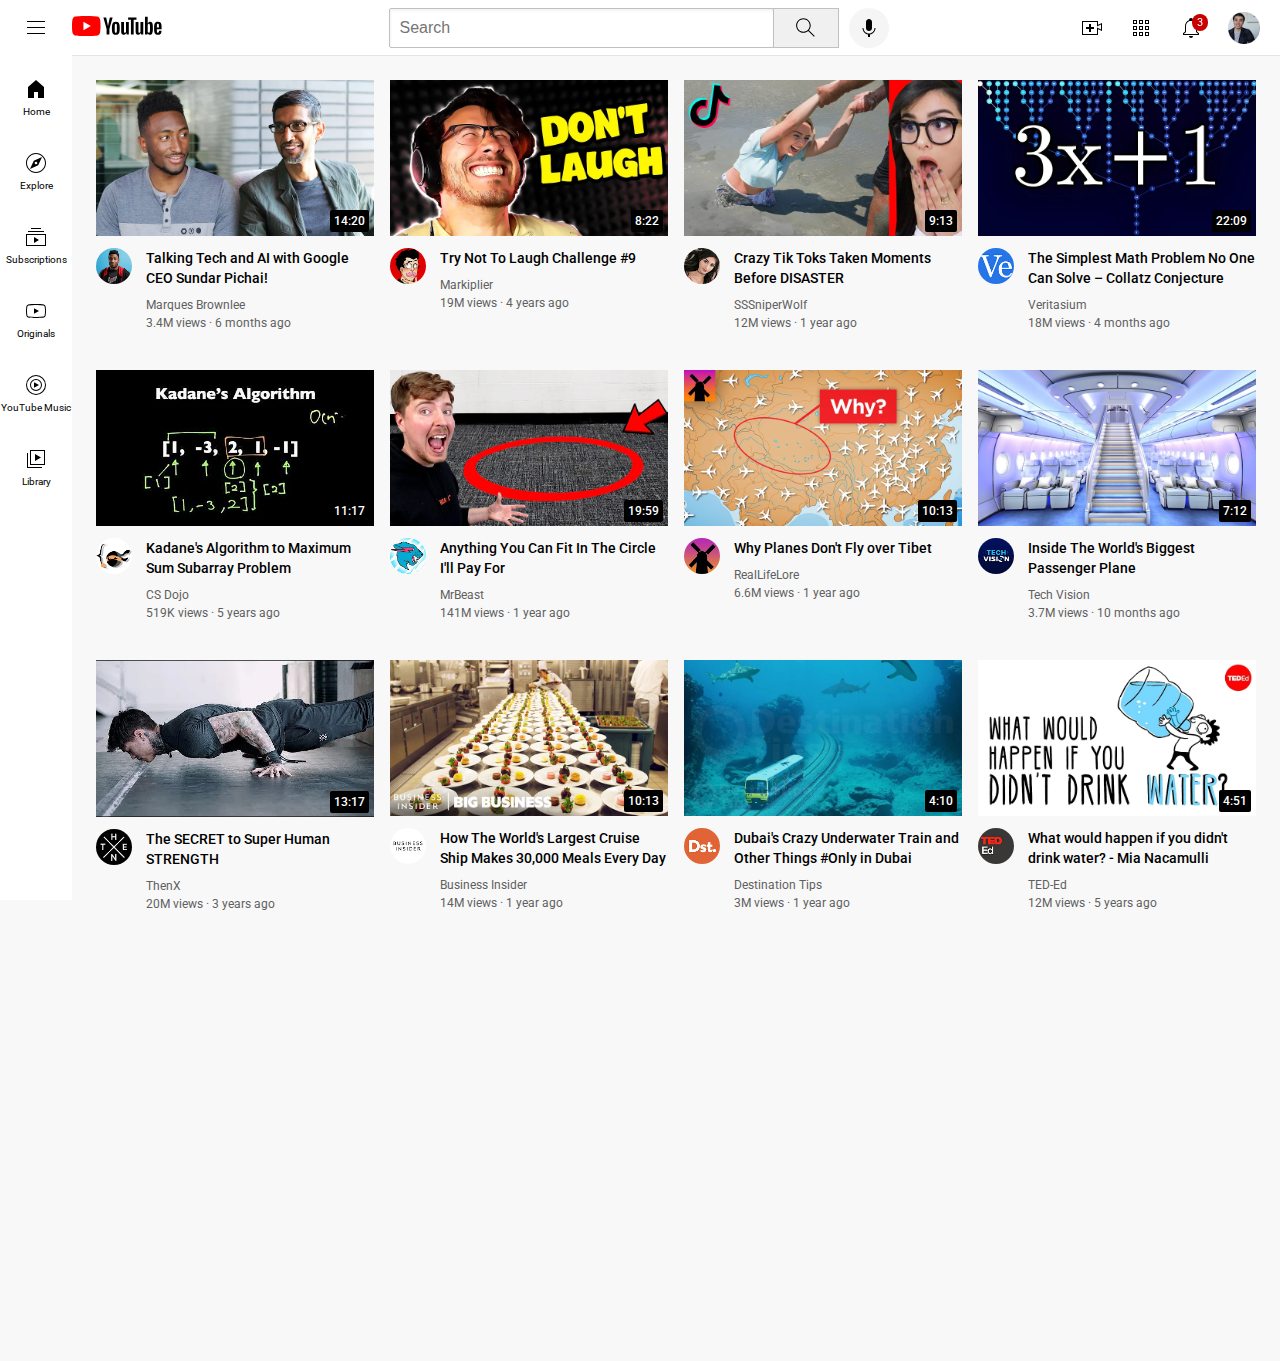
<file: index.html>
<!DOCTYPE html>
<html>
  <head>
    <title> Youtube.com Clone </title>

  <link rel="preconnect" href="https://fonts.googleapis.com">
  <link rel="preconnect" href="https://fonts.gstatic.com" crossorigin>
  <link href="https://fonts.googleapis.com/css2?family=Roboto:wght@400;500;700&display=swap" rel="stylesheet">
  
  <link rel="stylesheet" href="styles/general.css">
  <link rel="stylesheet" href="styles/video.css">
  <link rel="stylesheet" href="styles/header.css">
  <link rel="stylesheet" href="styles/sidebar.css">
</head>

<body>
    <header class="header">
     <div class="left-section">
      <img class="hamburger-menu" src="icons/hamburger-menu.svg">
      <div class="youtube-logo-link">
      <a href="https://www.youtube.com/" target="_blank">
        <img class="youtube-logo" src="icons/youtube-logo.svg">
      </a>
      </div>
     </div> 

     <div class="middle-section">
      <input class="search-bar" type="textbox" placeholder="Search">
      <button class="search-button">
        <img class="search-icon" src="icons/search.svg">
        <div class="tooltip">Search</div> 
      </button> 
      <!-- Put position absolute 
        inside position relative to create this tooltip-->
      <button class="voice-search-button">
        <img class="voice-search-icon" 
        src="icons/voice-search-icon.svg">
        <div class="tooltip">Search with your voice</div>
      </button>
     </div>

     <div class="right-section">
      <div class="upload-icon-container">
        <img class="upload-icon" src="icons/upload.svg">
        <div class="tooltip">Create</div>
      </div>
      <div class="youtube-apps-container">
      <img class="youtube-apps-icon" src="icons/youtube-apps.svg">
      <div class="tooltip">YouTube Apps</div>
      </div>
      <div class="notifications-icon-container">
        <img class="notifications-icon" src="icons/notifications.svg">
        <div class="notifications-count">3</div>
        <div class="tooltip">Notifications</div>
      </div>
      <img class="current-user-picture" src="channel-pictures/my-channel.jpeg">
    </div>
  </header>
     
    <nav class="sidebar"> 
      <div class="sidebar-link">
        <img src="icons/home.svg">
        <div>Home</div>
      </div>
      <div class="sidebar-link">
        <img src="icons/explore.svg">
        <div>Explore</div>
      </div>
      <div class="sidebar-link">
        <img src="icons/subscriptions.svg">
        <div>Subscriptions</div>
      </div>
      <div class="sidebar-link">
        <img src="icons/originals.svg">
        <div>Originals</div>
      </div>
      <div class="sidebar-link">
        <img src="icons/youtube-music.svg">
        <div>YouTube Music</div>
      </div>
      <div class="sidebar-link">
        <img src="icons/library.svg">
        <div>Library</div>
      </div>
    </nav>

<main>
  <section class="video-grid">
    <div class="video-preview">
    <div class="thumbnail-row">
      <a href="https://www.youtube.com/watch?v=n2RNcPRtAiY" target="_blank" class="video-title-link">
        <img class="thumbnail" src="thumbnails/thumbnail-1.webp">
      </a>
      <div class="video-time">14:20</div>
    </div>

    <div class="video-info-grid">
      <div class="channel-picture">
        <a href="https://www.youtube.com/c/mkbhd" target="_blank">
          <img class="profile-picture" src="channel-pictures/channel-1.jpeg">
        </a>
      </div>
      <div class="video-info">
        <a href="https://www.youtube.com/watch?v=n2RNcPRtAiY" target="_blank" class="video-title-link">
          <p class="video-title">
            Talking Tech and AI with Google CEO Sundar Pichai!
          </p>
        </a>

        <p class="video-author">
          Marques Brownlee
        </p>
        <p class="video-stats">
          3.4M views &#183; 6 months ago
        </p> 
      </div>
    </div>
    </div>
    <!-- first video-->

    <div class="video-preview">
    <div class="thumbnail-row">
      <a href="https://www.youtube.com/watch?v=mP0RAo9SKZk" target="_blank" class="video-title-link">
        <img class="thumbnail" src="thumbnails/thumbnail-2.webp">
      </a>
      <div class="video-time">8:22</div>
    </div>
    <div class="video-info-grid">
      <div class="channel-picture">
        <a href="https://www.youtube.com/c/markiplier" target="_blank">
          <img class="profile-picture" src="channel-pictures/channel-2.jpeg">
        </a>
      </div>
      <div class="video-info">
        <a href="https://www.youtube.com/watch?v=mP0RAo9SKZk" target="_blank" class="video-title-link">
          <p class="video-title">
            Try Not To Laugh Challenge &#35;9
          </p>
        </a>

        <p class="video-author">
          Markiplier
        </p>
        <p class="video-stats">
          19M views &#183; 4 years ago
        </p> 
      </div>
    </div>
    </div>
    <!-- 2nd video -->

    <div class="video-preview">
      <div class="thumbnail-row">
        <a href="https://www.youtube.com/watch?v=FgjPQQeTh1w" target="_blank" class="video-title-link">
          <img class="thumbnail" src="thumbnails/thumbnail-3.webp">
        </a>
        <div class="video-time">9:13</div>
      </div>
      
      <div class="video-info-grid">
        <div class="channel-picture">
          <a href="https://www.youtube.com/user/SSSniperWolf" target="_blank">
            <img class="profile-picture" src="channel-pictures/channel-3.jpeg">
          </a>
        </div>
        <div class="video-info">
          <a href="https://www.youtube.com/watch?v=FgjPQQeTh1w" target="_blank" class="video-title-link"> 
            <p class="video-title">
              Crazy Tik Toks Taken Moments Before DISASTER
            </p>
          </a>
          <p class="video-author">
            SSSniperWolf
          </p>
          <p class="video-stats">
            12M views &#183; 1 year ago
          </p> 
        </div>
      </div>
      </div>
      <!-- 3rd video -->
      
      <div class="video-preview">
      <div class="thumbnail-row">
        <a href="https://www.youtube.com/watch?v=094y1Z2wpJg" target="_blank" class="video-title-link">
          <img class="thumbnail" src="thumbnails/thumbnail-4.webp">
        </a>
        <div class="video-time">22:09</div>
      </div>
      <div class="video-info-grid">
        <div class="channel-picture">
          <a href="https://www.youtube.com/c/veritasium" target="_blank">
            <img class="profile-picture" src="channel-pictures/channel-4.jpeg">
          </a>
        </div>
        <div class="video-info">
          <a href="https://www.youtube.com/watch?v=094y1Z2wpJg" target="_blank" class="video-title-link">
            <p class="video-title">
              The Simplest Math Problem No One Can Solve &#8211; Collatz Conjecture
            </p>
          </a>
          
          <p class="video-author">
            Veritasium
          </p>
          <p class="video-stats">
            18M views &#183; 4 months ago
          </p> 
        </div>
      </div>
      </div>
<!-- 4th video-->

      <div class="video-preview">
        <div class="thumbnail-row">
          <a href="https://www.youtube.com/watch?v=86CQq3pKSUw" target="_blank" class="video-title-link">
            <img class="thumbnail" src="thumbnails/thumbnail-5.webp">
          </a>
          <div class="video-time">11:17</div>
        </div>
    
        <div class="video-info-grid">
          <div class="channel-picture">
            <a href="https://www.youtube.com/c/CSDojo" target="_blank">
              <img class="profile-picture" src="channel-pictures/channel-5.jpeg">
            </a>
          </div>
          <div class="video-info">
            <a href="https://www.youtube.com/watch?v=86CQq3pKSUw" target="_blank" class="video-title-link">
              <p class="video-title">
                Kadane's Algorithm to Maximum Sum Subarray Problem
              </p>
            </a>
            <p class="video-author">
              CS Dojo
            </p>
            <p class="video-stats">
              519K views &#183; 5 years ago
            </p> 
          </div>
        </div>
        </div>
        <!-- 5th video -->
        
        <div class="video-preview">
        <div class="thumbnail-row">
          <a href="https://www.youtube.com/watch?v=yXWw0_UfSFg" target="_blank" class="video-title-link">
            <img class="thumbnail" src="thumbnails/thumbnail-6.webp">
          </a>
          <div class="video-time">19:59</div>
        </div>
        <div class="video-info-grid">
          <div class="channel-picture">
            <a href="https://www.youtube.com/channel/UCX6OQ3DkcsbYNE6H8uQQuVA" target="_blank">
              <img class="profile-picture" src="channel-pictures/channel-6.jpeg">
            </a>
          </div>
          <div class="video-info">
            <a href="https://www.youtube.com/watch?v=yXWw0_UfSFg" target="_blank" class="video-title-link">
              <p class="video-title">
                Anything You Can Fit In The Circle I'll Pay For
              </p>
            </a>
            <p class="video-author">
             MrBeast
            </p>
            <p class="video-stats">
              141M views &#183; 1 year ago
            </p> 
             <!-- 6th video-->
          </div>
        </div>
        </div> 
        <div class="video-preview">
          <div class="thumbnail-row">
            <a href="https://www.youtube.com/watch?v=fNVa1qMbF9Y" target="_blank" class="video-title-link">
              <img class="thumbnail" src="thumbnails/thumbnail-7.webp">
            </a>
            <div class="video-time">10:13</div>
          </div>
          <div class="video-info-grid">
            <div class="channel-picture">
              <a href="https://www.youtube.com/channel/UCP5tjEmvPItGyLhmjdwP7Ww" target="_blank">
                <img class="profile-picture" src="channel-pictures/channel-7.jpeg">
              </a>
            </div>
            <div class="video-info">
              <a href="https://www.youtube.com/watch?v=fNVa1qMbF9Y" target="_blank" class="video-title-link">
                <p class="video-title">
                  Why Planes Don't Fly over Tibet
                </p>
              </a>
              <p class="video-author">
               RealLifeLore
              </p>
              <p class="video-stats">
                6.6M views &#183; 1 year ago
              </p> 
              <!-- 7th video-->
            </div>
          </div>
          </div>
        </div>
  
  
    <div class="video-preview">
      <div class="thumbnail-row">
        <a href="https://www.youtube.com/watch?v=lFm4EM1juls" target="_blank" class="video-title-link">
          <img class="thumbnail" src="thumbnails/thumbnail-8.webp">
        </a>
        <div class="video-time">7:12</div>
      </div>
      <div class="video-info-grid">
        <div class="channel-picture">
          <a href="https://www.youtube.com/channel/UCHAK6CyegY22Zj2GWrcaIxg" target="_blank">
            <img class="profile-picture" src="channel-pictures/channel-8.jpeg">
          </a>
        </div>
        <div class="video-info">
          <a href="https://www.youtube.com/watch?v=lFm4EM1juls" target="_blank" class="video-title-link">
            <p class="video-title">
              Inside The World's Biggest Passenger Plane
            </p>
          </a>
          <p class="video-author">
           Tech Vision
          </p>
          <p class="video-stats">
            3.7M views &#183; 10 months ago
          </p> 
          <!-- 8th video -->
        </div>
      </div>
      </div>
    </div>
  
  <div class="video-preview">
    <div class="thumbnail-row">
      <a href="https://www.youtube.com/watch?v=ixmxOlcrlUc" target="_blank" class="video-title-link">
        <img class="thumbnail" src="thumbnails/thumbnail-9.webp">
      </a>
      <div class="video-time">13:17</div>
    </div>
    <div class="video-info-grid">
      <div class="channel-picture">
        <a href="https://www.youtube.com/c/OFFICIALTHENXSTUDIOS" target="_blank">
          <img class="profile-picture" src="channel-pictures/channel-9.jpeg">
        </a>
      </div>
      <div class="video-info">
        <a href="https://www.youtube.com/watch?v=ixmxOlcrlUc" target="_blank" class="video-title-link">
          <p class="video-title">
            The SECRET to Super Human STRENGTH
          </p>
        </a>
        <p class="video-author">
         ThenX
        </p>
        <p class="video-stats">
          20M views &#183; 3 years ago
        </p> 
        <!--9th video-->
      </div>
    </div>
    </div>
  </div>
  
  <div class="video-preview">
    <div class="thumbnail-row">
      <a href="https://www.youtube.com/watch?v=R2vXbFp5C9o" target="_blank" class="video-title-link">
        <img class="thumbnail" src="thumbnails/thumbnail-10.webp">
      </a>
      <div class="video-time">10:13</div>
    </div>
    <div class="video-info-grid">
      <div class="channel-picture">
        <a href="https://www.youtube.com/user/businessinsider" target="_blank">
          <img class="profile-picture" src="channel-pictures/channel-10.jpeg">
        </a>
      </div>
      <div class="video-info">
        <a href="https://www.youtube.com/watch?v=R2vXbFp5C9o" target="_blank" class="video-title-link">
          <p class="video-title">
            How The World's Largest Cruise Ship Makes 30,000 Meals Every Day
          </p>
        </a>
        <p class="video-author">
         Business Insider
        </p>
        <p class="video-stats">
          14M views &#183; 1 year ago
        </p> 
        <!--10th video-->
      </div>
    </div>
    </div>
  </div>
  
  <div class="video-preview">
    <div class="thumbnail-row">
      <a href="https://www.youtube.com/watch?v=0nZuYyXET3s" target="_blank" class="video-title-link">
        <img class="thumbnail" src="thumbnails/thumbnail-11.webp">
      </a>
      <div class="video-time">4:10</div>
    </div>
    <div class="video-info-grid">
      <div class="channel-picture">
        <a href="https://www.youtube.com/c/Destinationtips" target="_blank">
          <img class="profile-picture" src="channel-pictures/channel-11.jpeg">
        </a>
      </div>
      <div class="video-info">
        <a href="https://www.youtube.com/watch?v=0nZuYyXET3s" target="_blank" class="video-title-link">
          <p class="video-title">
            Dubai's Crazy Underwater Train and Other Things &#35;Only in Dubai
          </p>
        </a>
        <p class="video-author">
         Destination Tips
        </p>
        <p class="video-stats">
          3M views &#183; 1 year ago
        </p> 
        <!--11th video-->
      </div>
    </div>
    </div>
  </div>
  
  <div class="video-preview">
    <div class="thumbnail-row">
      <a href="https://www.youtube.com/watch?v=9iMGFqMmUFs" target="_blank" class="video-title-link">
        <img class="thumbnail" src="thumbnails/thumbnail-12.webp">
      </a>
      <div class="video-time">4:51</div>
    </div>
    <div class="video-info-grid">
      <div class="channel-picture">
        <a href="https://www.youtube.com/teded" target="_blank">
          <img class="profile-picture" src="channel-pictures/channel-12.jpeg">
        </a>
      </div>
      <div class="video-info">
        <a href="https://www.youtube.com/watch?v=9iMGFqMmUFs" target="_blank" class="video-title-link">
          <p class="video-title">
           What would happen if you didn't drink water? &#45; Mia Nacamulli
          </p>
        </a>
        <p class="video-author">
         TED-Ed
        </p>
        <p class="video-stats">
          12M views &#183; 5 years ago
        </p> 
        <!--12th video-->
      </div>
    </div>
    </div>
  </div>
  </section>

</main>
</body>
</html>
</file>
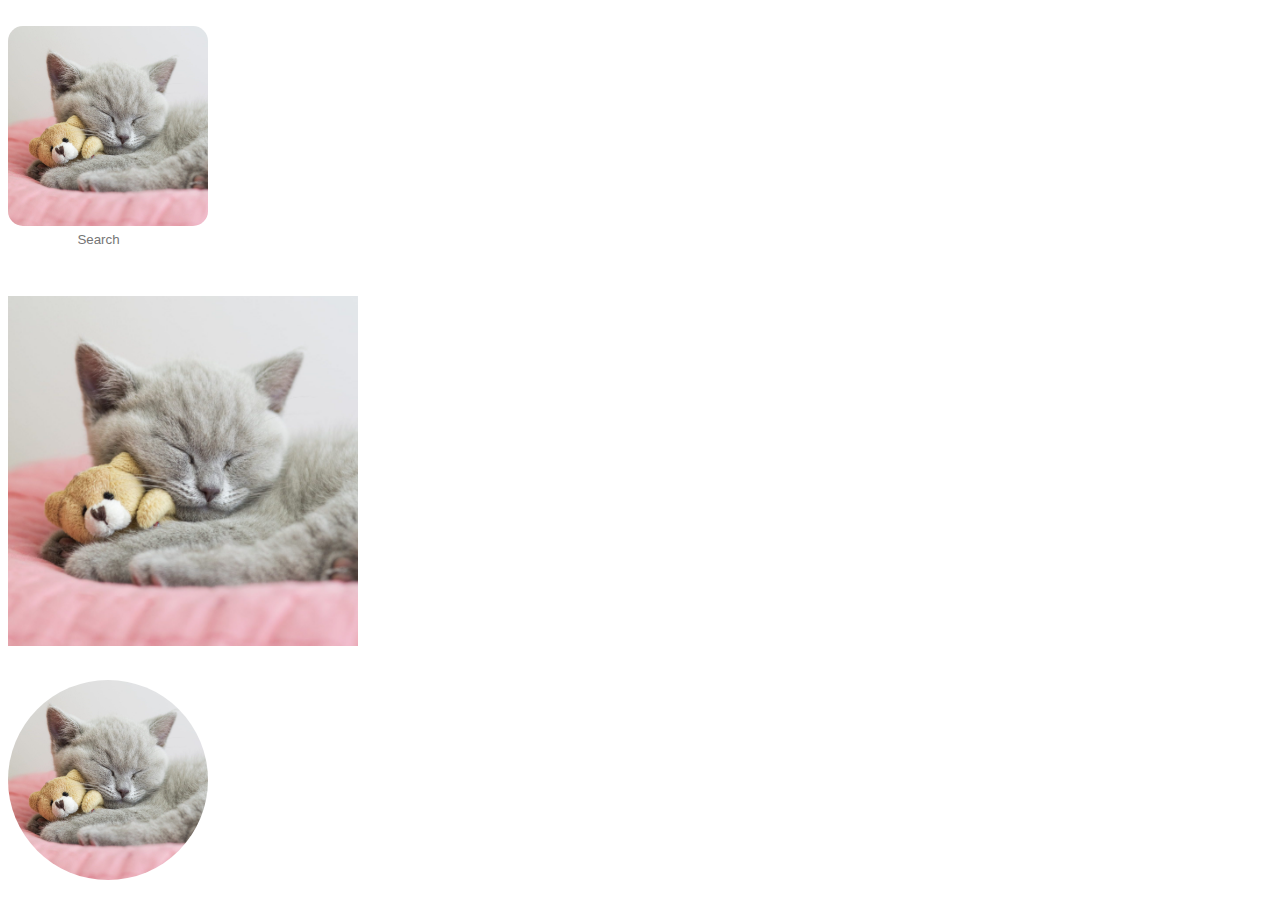
<file: exercises.html>
<!DOCTYPE html>
<html>
  <head>
    <title>Cute cat</title>
<style>
  .cat {
    width: 200px;
    border-radius: 15px;
  }

.search-bar{
border-radius: 20px;
border: 1px;
color: pink;
text-align: center;
}

.search-bar:hover{
  cursor:pointer;
}
  .cat2 {
    width: 350px;
    height: 350px;
    margin-top: 30px;
    object-fit: cover;
    object-position: center;
  }

  .cat3 {
    width: 200px;
    margin-top: 30px;
  border-radius: 100%;

  }
</style>
  </head>
  <br>
    <img class="cat" src="test-thumbnails/cutecat.jpeg"> <br>
    <input class="search-bar" type="textbox" placeholder="Search"> <br> </br>

    <img class="cat2" src="test-thumbnails/cutecat.jpeg"> <br>
    <img class="cat3" src="test-thumbnails/cutecat.jpeg">

  </body>
</html>
</file>
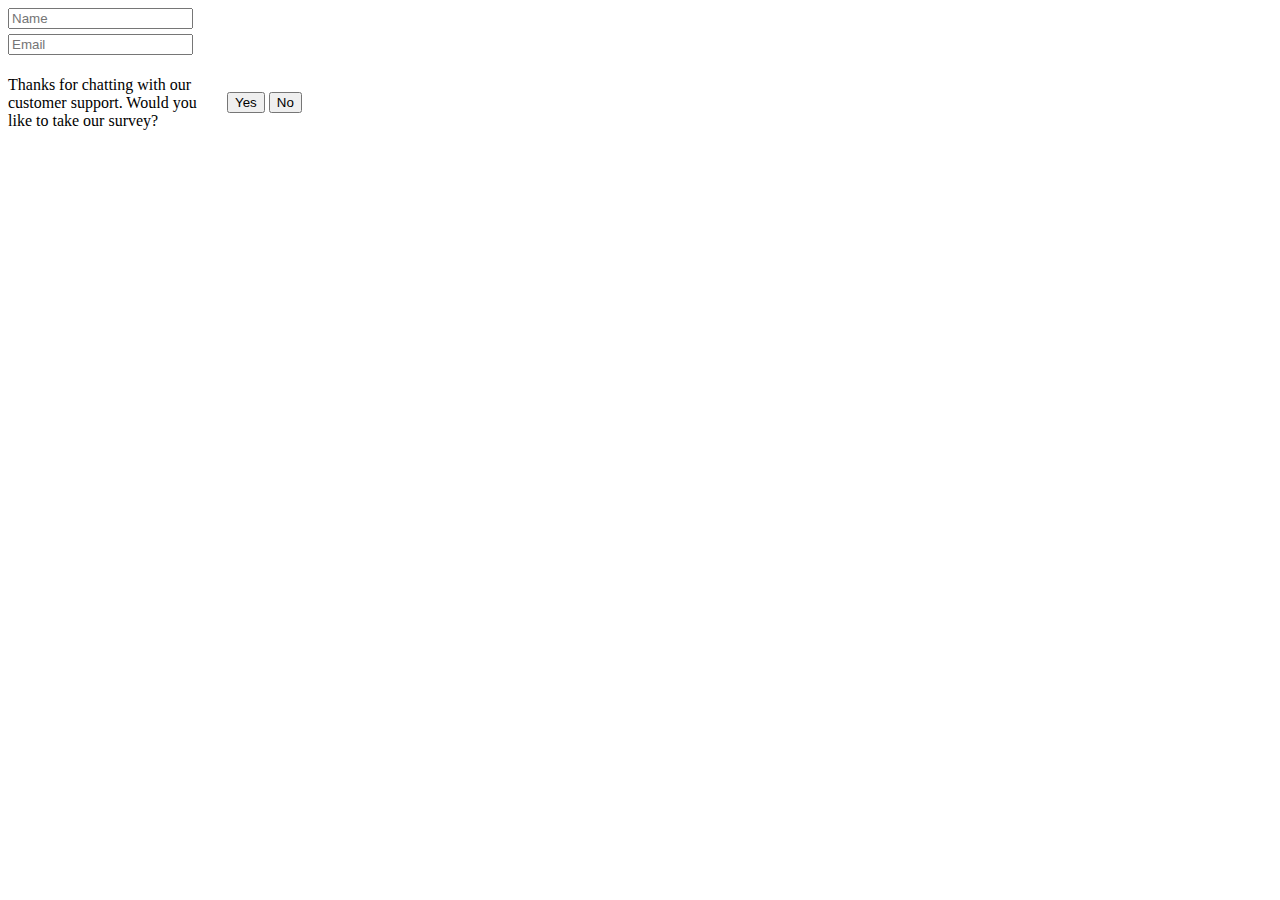
<file: exercises2.html>
<!DOCTYPE html>
<html>
<head>
<title> TEST </title>
<style>
.box1, .box2 {
  margin-bottom: 5px;
  display:block;

}

p {
display: inline-block;
 vertical-align: middle;
 width: 215px;

}
</style>
</head>
<body>
<input class="box1" type="textbox" placeholder="Name">
<input class="box2" type="textbox" placeholder="Email">

<p> Thanks for chatting with our customer support. Would you like to take our survey? </p>
<button> Yes </button>
<button>  No </button>

</body>

</html>
</file>
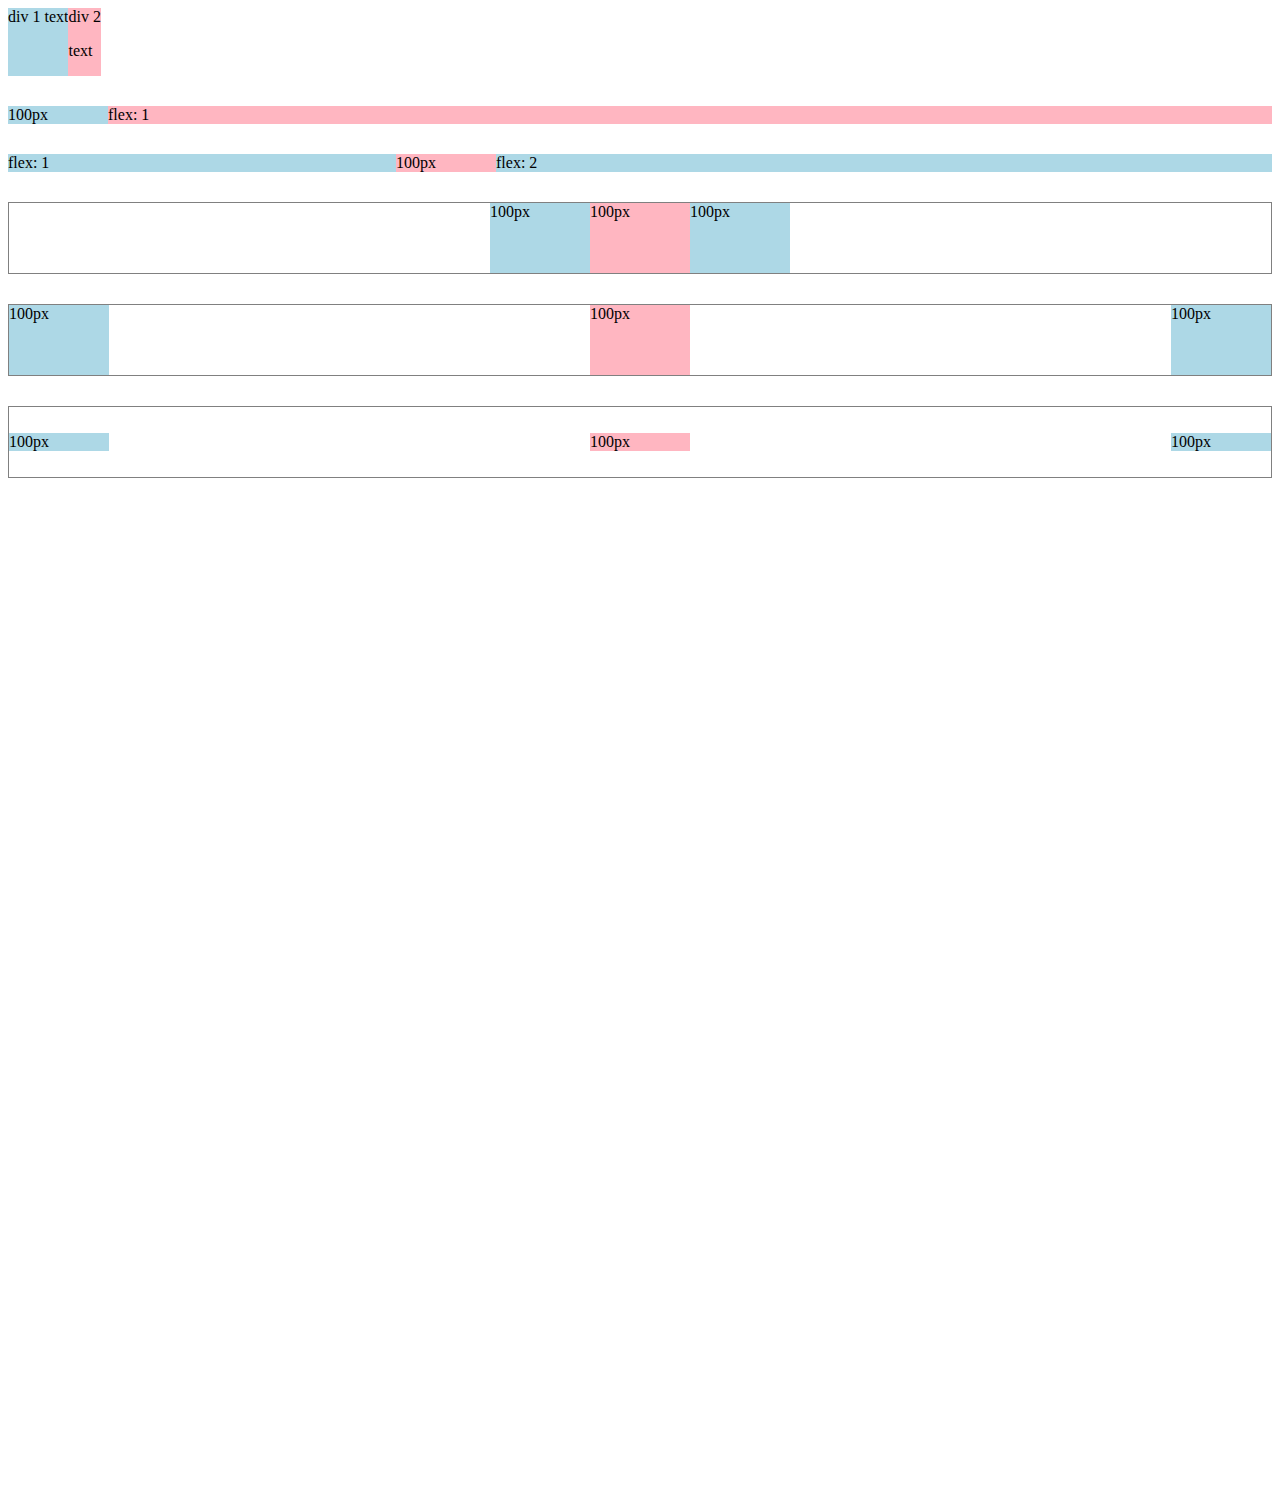
<file: flexbox.html>
<!DOCTYPE html>
<html>
  <head>
    <title> Flexbox Practice </title>
    <style>




    </style>
  </head>
<body style="padding-bottom: 1000px;">
<div style="
  display: flex;
  flex-direction: row;
">
  <div style=
  "background-color: lightblue;
  ">div 1 text</div>
  <div style="background-color: lightpink;
  ">div 2 <p> text</p></div>
  <!-- first div-->
</div>

<div style="
  display: flex;
  flex-direction: row;
  margin-top: 30px;
">
  <div style=
  "background-color: lightblue;
  width: 100px;
  ">100px</div>
  <div style="background-color: lightpink;
  flex: 1;
  "> flex: 1 </div>
  <!-- 2nd div-->
</div>

  <div style="
    display: flex;
    flex-direction: row;
    margin-top: 30px;
  ">
   
    <div style="background-color: lightblue;
    flex: 1;
    "> flex: 1 </div>
     <div style=
     "background-color: lightpink;
     width: 100px;
     ">100px</div>

<div style=
    "background-color: lightblue;
    flex: 2;
    ">flex: 2</div>
    
  </div>

  <div style="
    margin-top: 30px;
    height: 70px;
    border-width: 1px;
    border-style: solid;
    border-color: gray;

    display: flex;
    flex-direction: row;
    justify-content: center;

  ">
   
      <div style="background-color: lightblue;
      width: 100px;
      "> 100px </div>
      <div style=
      "background-color: lightpink;
      width: 100px;
      ">100px</div>

  <div style=
      "background-color: lightblue;
      width: 100px;
      "> 100px </div>
      
    </div>

      <div style="
      margin-top: 30px;
      height: 70px;
      border-width: 1px;
      border-style: solid;
      border-color: gray;

      display: flex;
      flex-direction: row;
      justify-content: space-between;

    ">
    
        <div style="background-color: lightblue;
        width: 100px;
        "> 100px </div>

        <div style=
        "background-color: lightpink;
        width: 100px;
        ">100px</div>

    <div style=
        "background-color: lightblue;
        width: 100px;
        "> 100px </div>
      </div>

      <div style="
      margin-top: 30px;
      height: 70px;
      border-width: 1px;
      border-style: solid;
      border-color: gray;

      display: flex;
      flex-direction: row;
      justify-content: space-between;
      align-items: center;

    ">
    
        <div style="background-color: lightblue;
        width: 100px;
        "> 100px </div>

        <div style=
        "background-color: lightpink;
        width: 100px;
        ">100px</div>

    <div style=
        "background-color: lightblue;
        width: 100px;
        "> 100px </div>
      </div>

</body> 
</html>
</file>
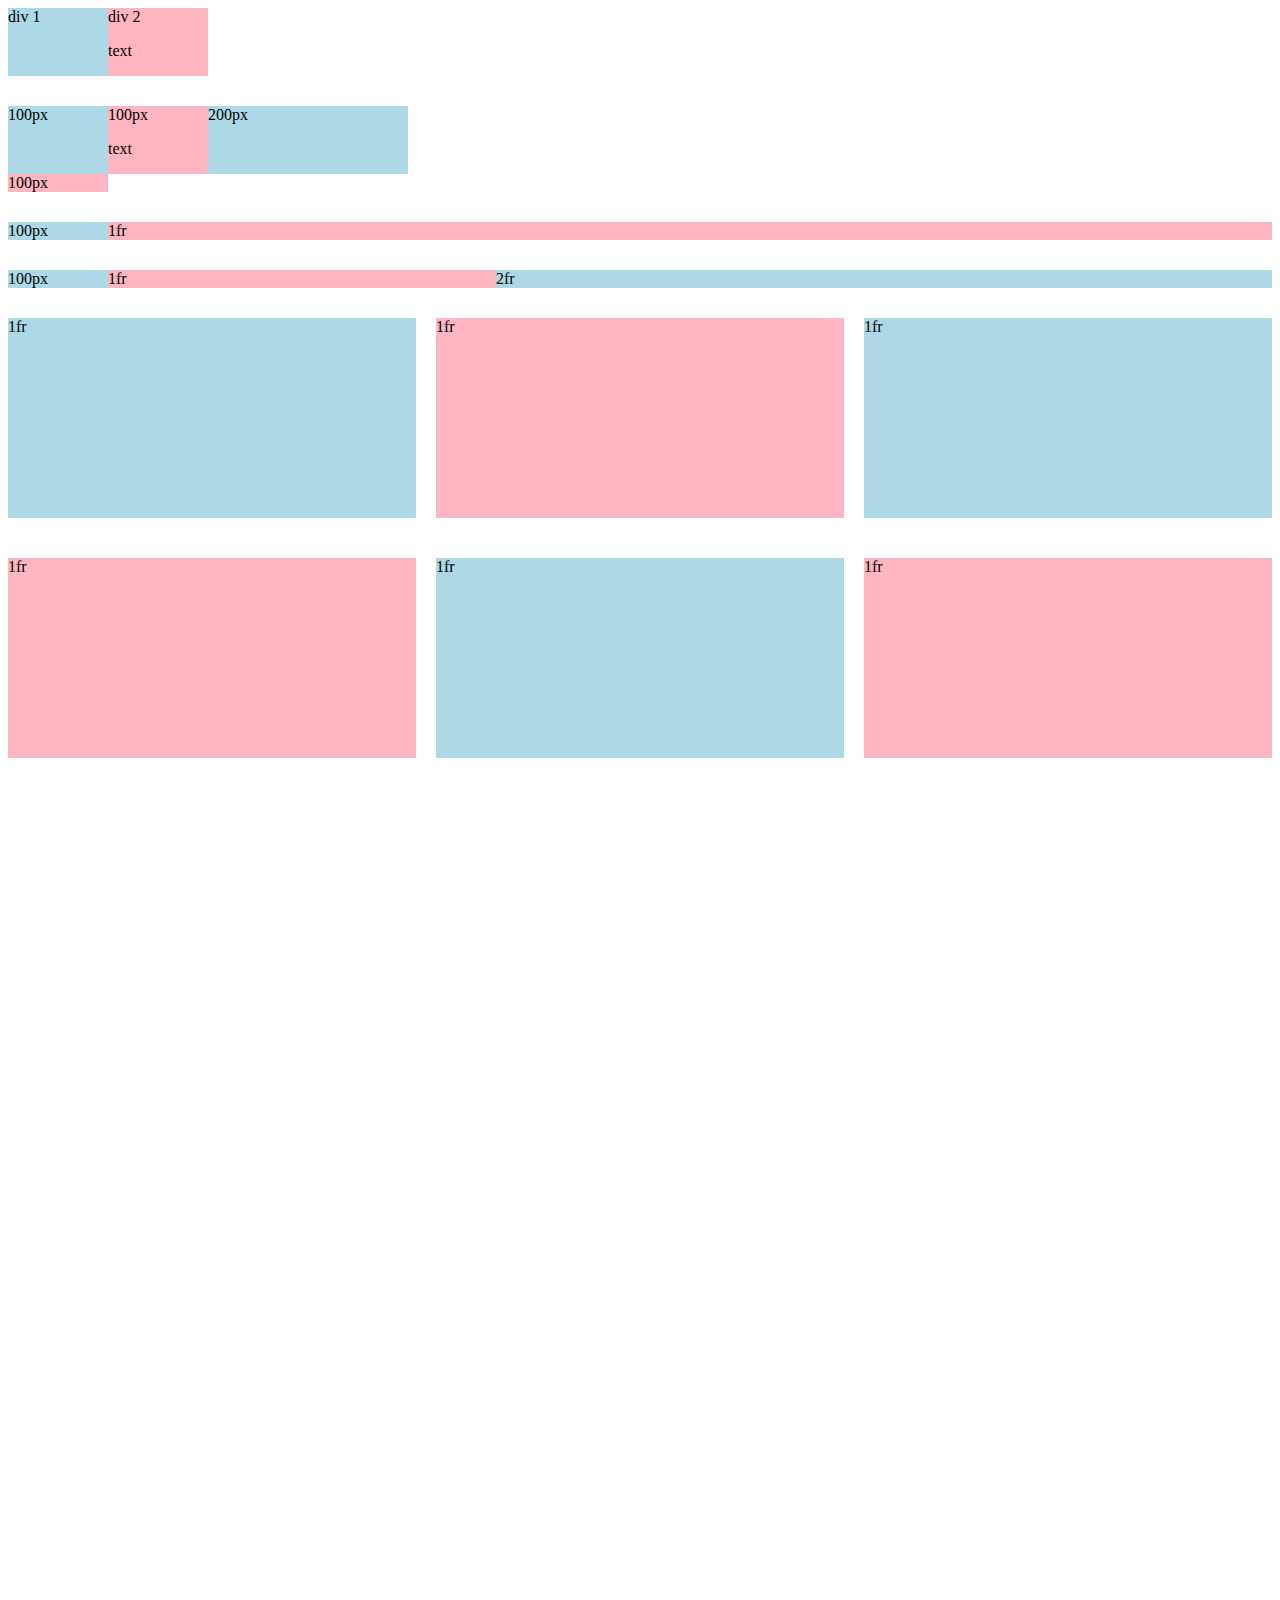
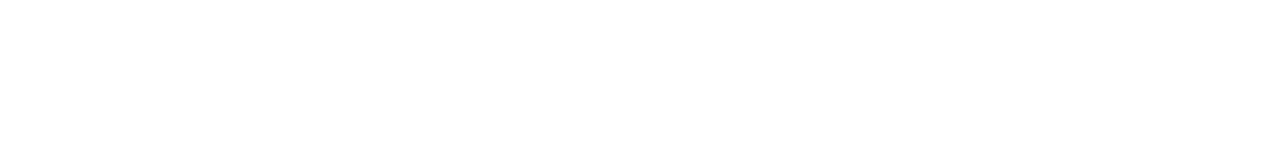
<file: grid.html>
<!DOCTYPE html>
<html>
<head>
  <title> Grid  Practice </title>
</head>

<body style="padding-bottom: 1000px;">
  <div style="
  display: grid;
  grid-template-columns: 100px 100px;
  "> <!--container div-->
    <div style="background-color: lightblue;">div 1</div>
    <div style="background-color: lightpink;"">div 2 <p>text</p></div>
  </div>


  <div style="
  margin-top: 30px;
    display: grid;
    grid-template-columns: 100px 100px 200px;
    "> <!--container div-->
      <div style="background-color: 
      lightblue;">100px</div>
      <div style="background-color: 
      lightpink;"> 100px <p>text</p> </div>
      <div style="background-color: 
      lightblue;">200px</div>
       <div style="background-color: 
       lightpink;"> 100px </div>

    </div>

    <div style="
    margin-top: 30px;
      display: grid;
      grid-template-columns: 100px 1fr;
      "> <!--container div-->
        <div style="background-color: 
        lightblue;">100px</div>
        <div style="background-color: 
        lightpink;"> 1fr </div>
       
  
      </div>  

        <div style="
      margin-top: 30px;
        display: grid;
        grid-template-columns: 100px 1fr 
        2fr;
        "> <!--container div-->
          <div style="background-color: 
          lightblue;">100px</div>
          <div style="background-color: 
          lightpink;"> 1fr </div>
          <div style="background-color: 
          lightblue;">2fr</div>
        </div>    

        <div style="
        margin-top: 30px;
          display: grid;
          grid-template-columns: 1fr 1fr 1fr;
          column-gap: 20px;
          row-gap: 40px;
          "> <!--container div-->
            <div style="background-color: 
            lightblue; height: 200px;">1fr</div>
            <div style="background-color: 
            lightpink; height: 200px;"> 1fr </div>
            <div style="background-color: 
            lightblue; height: 200px;">1fr</div>
            <div style="background-color: 
            lightpink; height: 200px;"> 1fr </div>
             <div style="background-color: 
             lightblue; height: 200px;">1fr</div>
             <div style="background-color: 
             lightpink; height: 200px;"> 1fr </div>

          </div>    

         
</body> 






</html>
</file>
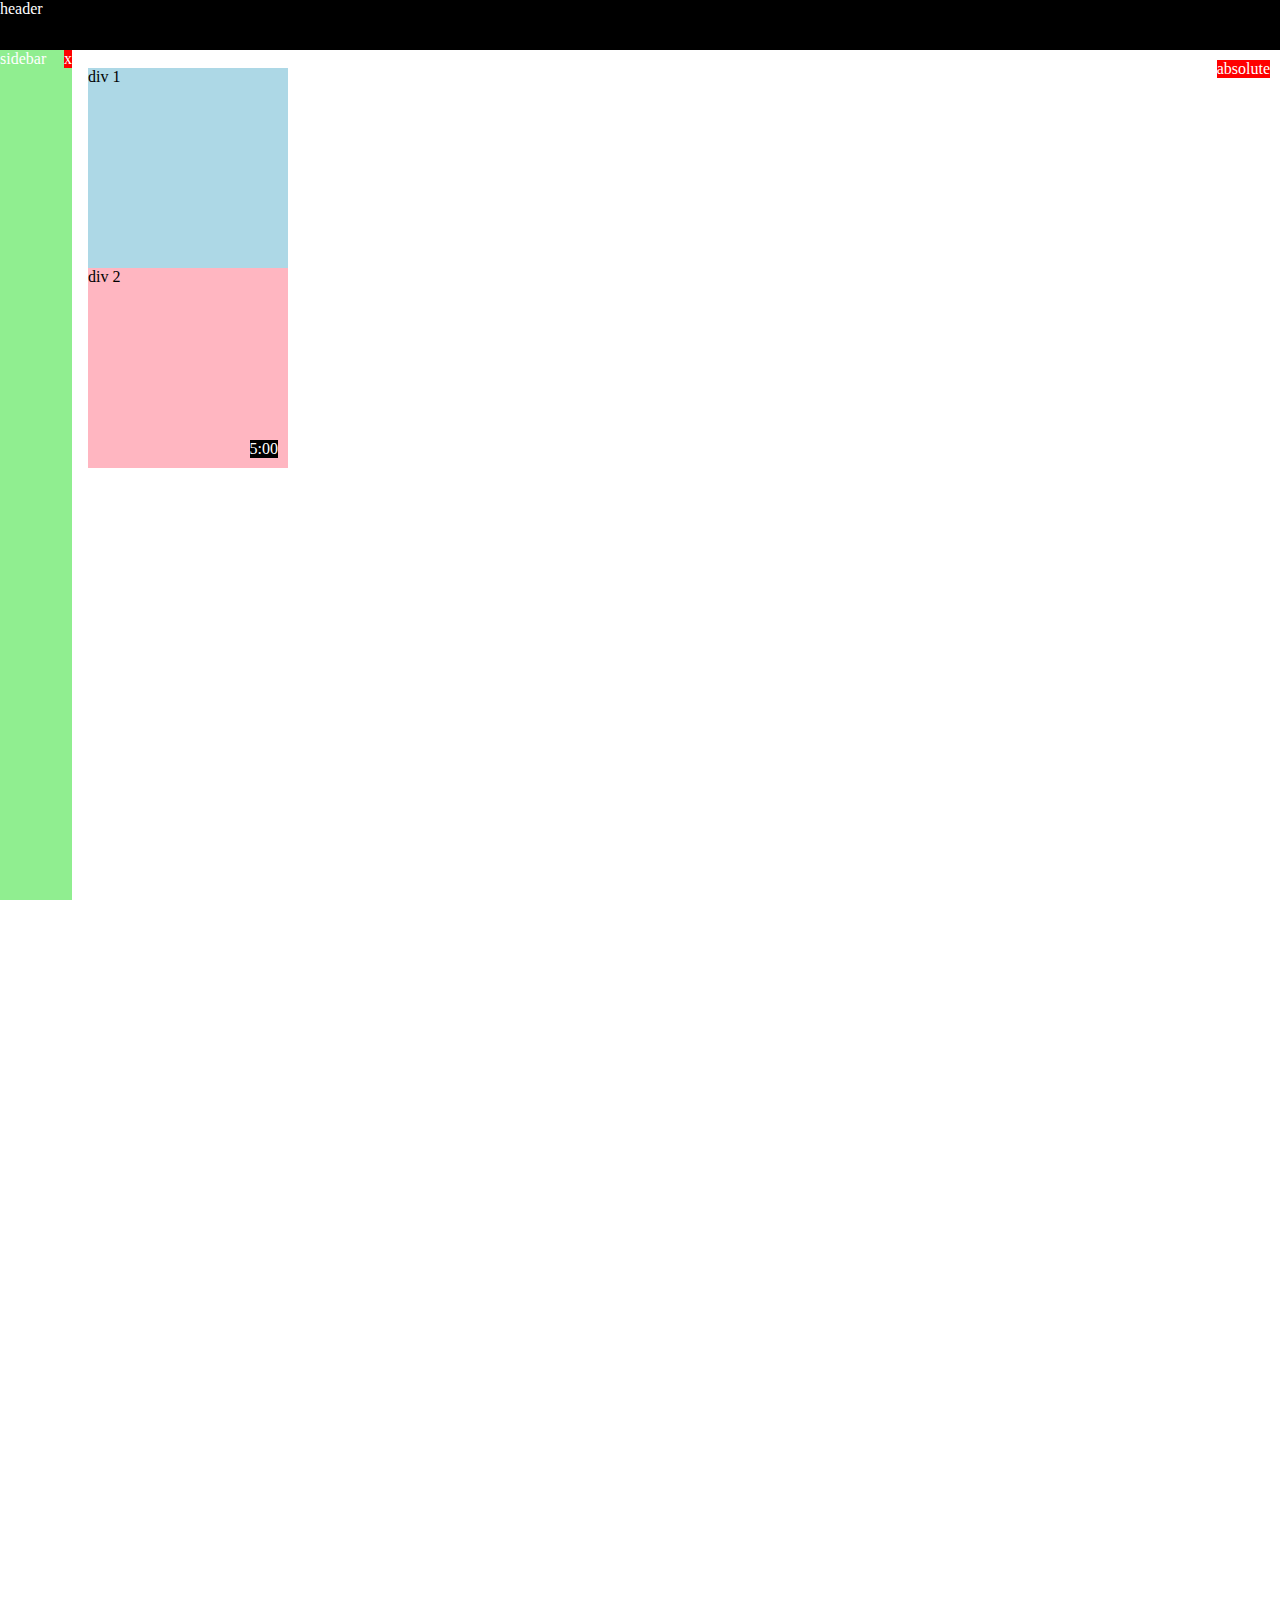
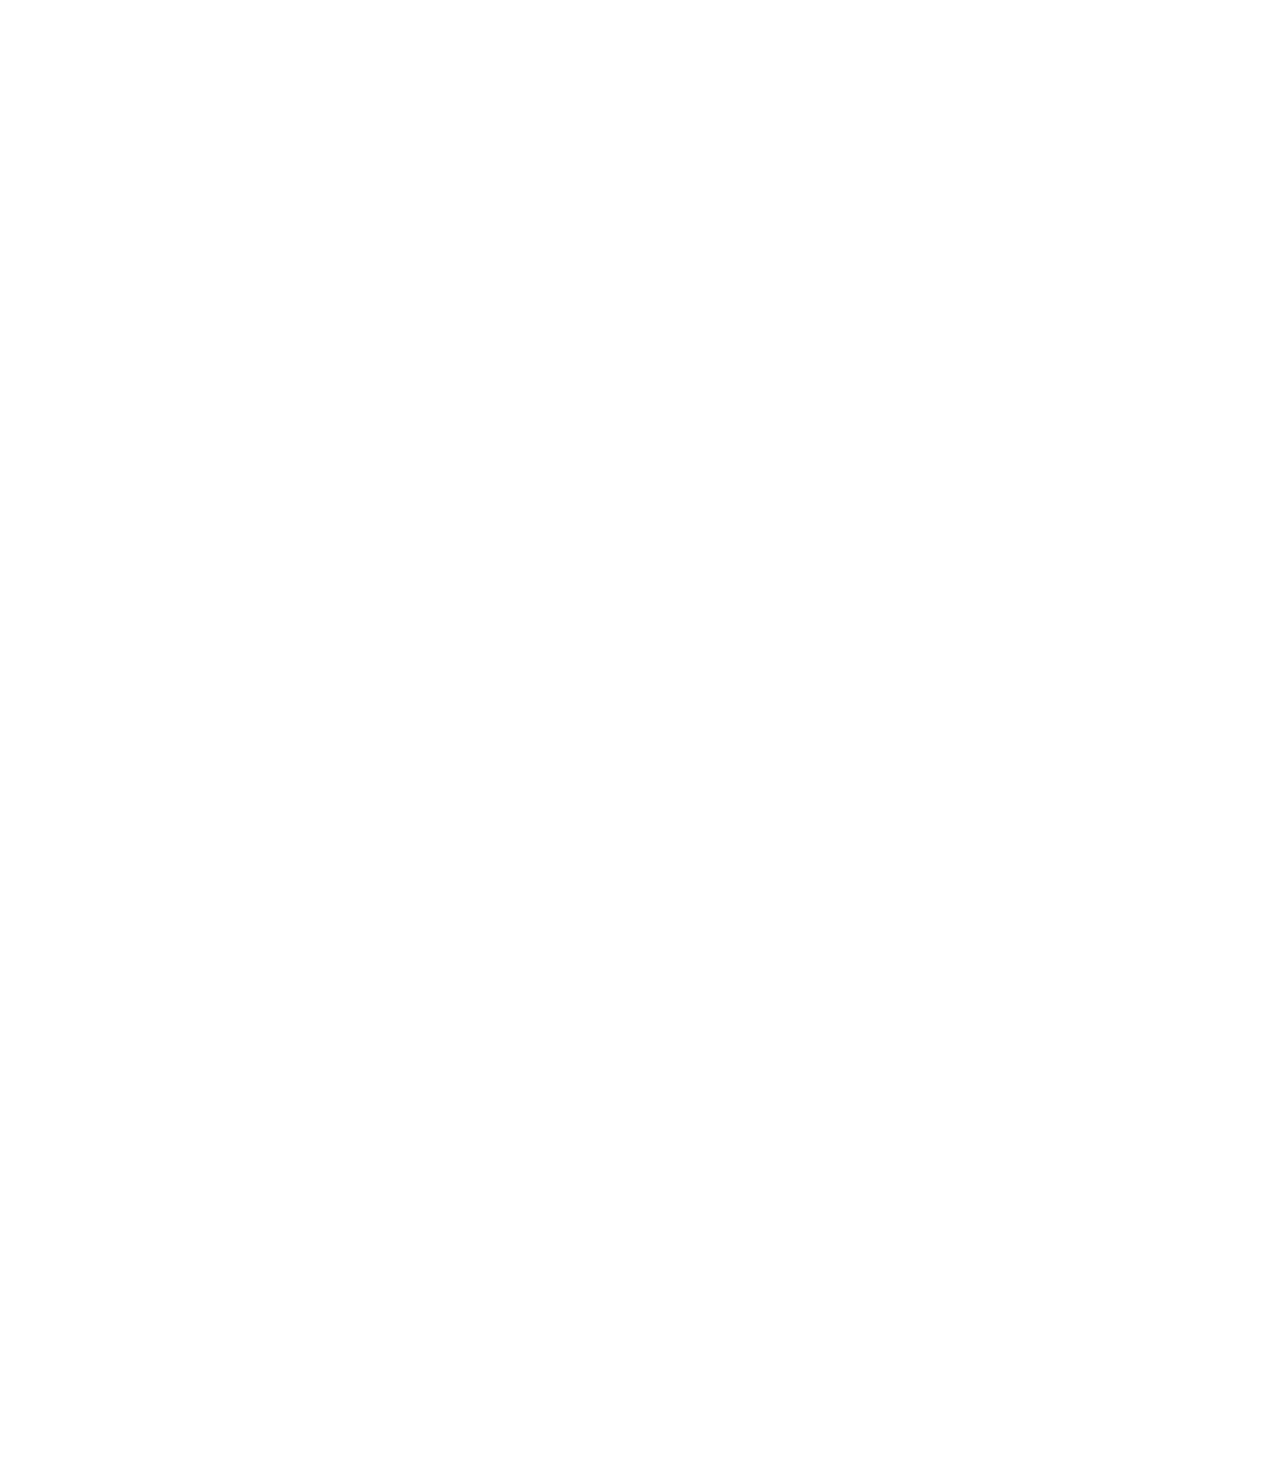
<file: position.html>
<!DOCTYPE html>
<html>
<head>
  <title> Practice Position </title>
</head>
<body style="
height: 3000px;
padding-top: 60px;
padding-left: 80px;
">
  <div style="
  background-color: black;
  color: white;
  position: fixed;
  top: 0;
  left: 0;
  right: 0;
  height: 50px;
  z-index: 1;
  ">header</div>

  <div style="
  background-color: lightgreen;
  color: white;
  position: fixed;
  bottom: 0;
  left: 0;
  top: 50px;
  width: 72px;

  ">
    sidebar
    <div style="
  position: absolute;
  background-color: red;
  color: white;
  top: 0;
  right: 0;
  ">
  x
  </div>
  </div>

  <div style="
  position: absolute;
  background-color: red;
  color: white;
  top: 60px;
  right: 10px;
  ">
  absolute
  </div>

<div style="
  background-color: lightblue; 
  height: 200px;
  width: 200px;
  position: static;
  ">div 1</div>

<div
style="background-color: lightpink;
height: 200px;
width: 200px;
position: relative;
">
  div 2
 <div style="
    position: absolute;
    background-color: black;
    color: white;
    bottom: 10px;
    right: 10px;
  ">
  5:00
  </div>
</div>

  </body>
</html>
</file>
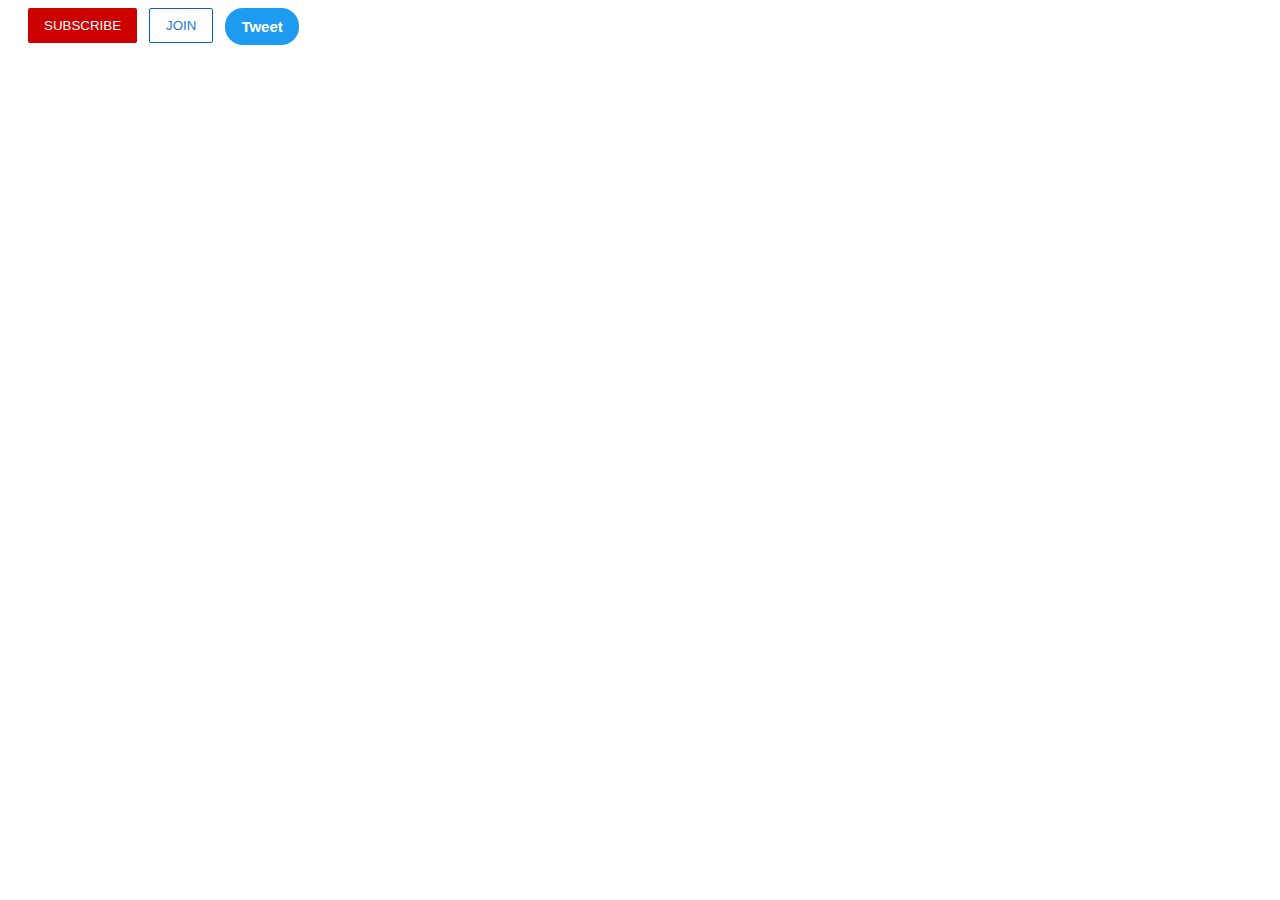
<file: intro-to-html/buttons.html>
<!DOCTYPE html>
<html>
  <head>
    <title> Buttons practice </title>
    <link rel="stylesheet" href="styles/buttons.css"> 

    
  </head>
  <body>
    <button class="subscribe-button">
      SUBSCRIBE
    </button>
    
    <button class="join-button">
      JOIN
    </button>
    
    <button class="tweet-button">
    Tweet
    </button>
    
    <!-- button = CSS selector, targeting all buttons
    background:color = CSS property
    red = value 
    -->
  </body>
</html>
</file>
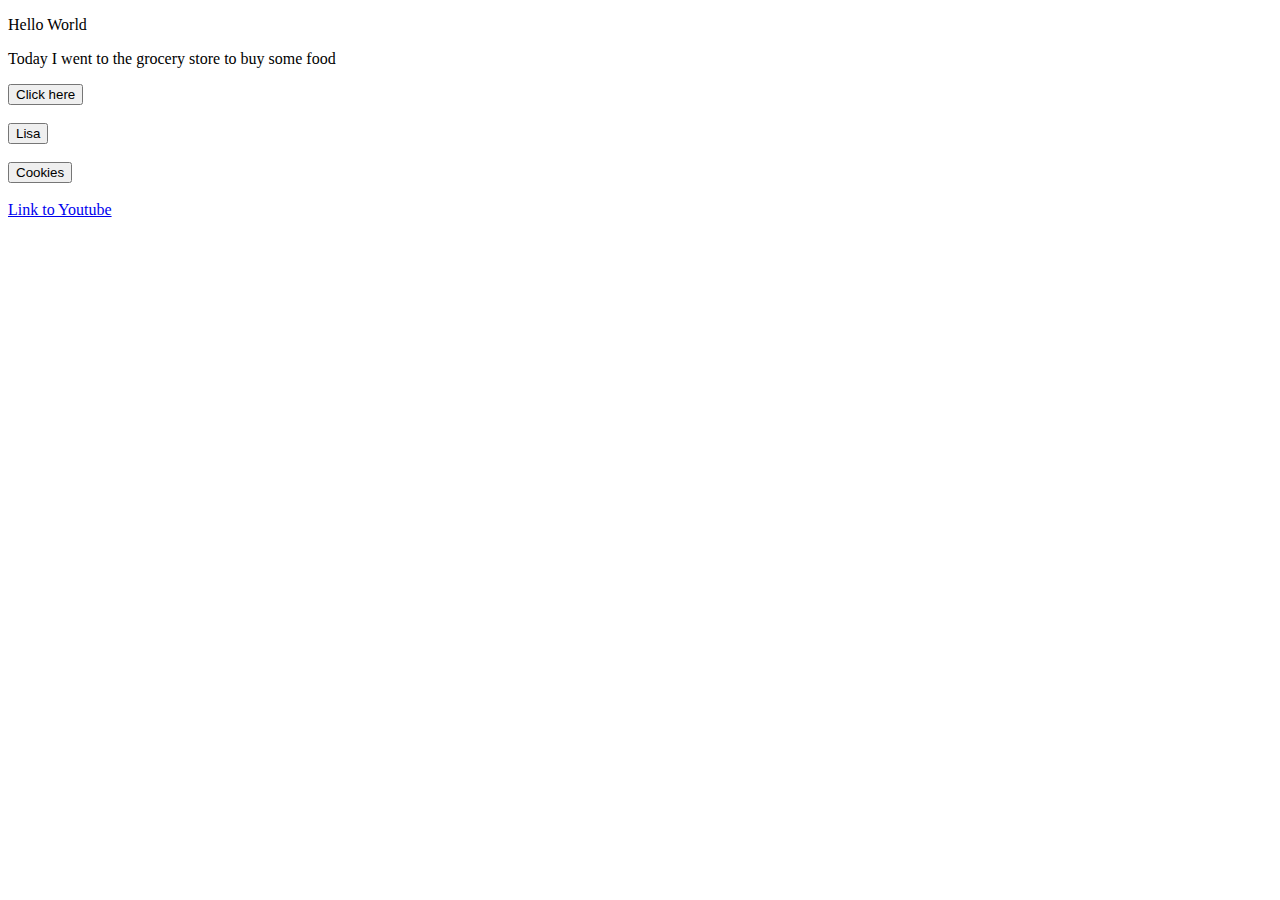
<file: intro-to-html/website.html>
<!DOCTYPE html>
<html>
<head>
  <title>
    First Website
  </title>
</head>
<body>
  <p>
    Hello World 
  </p>
  <p> Today I went to the grocery store to buy some food</p>
  <button>
    Click here
  </button>
  <br> </br>
  
  <button>Lisa</button>
  <br> </br> 
  <button> Cookies </button>
  <!--p and button are HTML elements--> 
  <br> </br>
  <a href="https://www.youtube.com/" target="_blank">Link to Youtube</a>
  <!-- href="url" is an HTML attribute, it modifies how an element behaves 
  href is the attribute name, the link between " " is the attribute value-->
  
</body>



</html>
</file>
<file: styles/general.css>
p {
  font-family: Roboto, Arial;
  margin-top: 0;
  margin-bottom: 0;
}

body {
  /* This style below will be inherited */
  padding-bottom: 450px;
  font-family: Roboto, Arial;
  margin: 0;
  padding-top: 80px;
  padding-left: 96px;
  padding-right: 24px;
  background-color: rgb(248, 248, 248);
}
</file>
<file: styles/video.css>
p {
  font-family: Roboto, Arial;
  margin-top: 0;
  margin-bottom: 0; 
}

.thumbnail, .thumbnail2 {
  width: 100%
}


.video-info-grid {
display: grid;
grid-template-columns: 50px 1fr;
}

.video-title {
  margin-top: 0;
  font-size: 14px;
  font-weight: 500;
  line-height: 20px; 
  margin-bottom: 10px;
} 

.video-title-link {
text-decoration: none;
color: black;
}

.video-author, .video-stats {
  font-size: 12px;
  color: rgb(96, 96, 96);
}

.video-author {
  margin-bottom: 4px;
}

.profile-picture {
width: 36px;
border-radius: 50px;
}

.search-bar {
display: block;
}

.thumbnail-row {
  margin-bottom: 8px;
  position: relative;
}

.video-grid {
   display: grid;
   grid-template-columns: 1fr 1fr 1fr;
   column-gap: 16px;
   row-gap: 40px;
}

@media (max-width: 750px) {
  .video-grid {
    grid-template-columns: 1fr 1fr;
  }
}

@media (min-width: 751px) and (max-width: 
999px) {
  .video-grid {
    grid-template-columns: 1fr 1fr 1fr;
  }
}


@media (min-width: 1000px) {
  .video-grid {
    grid-template-columns: 1fr 1fr 1fr 1fr;
  }
}
 
.video-time {
  font-size: 12px;
  font-weight: 500;
  padding: 4px;
  border-radius: 2px;
  background-color: black;
  color: white;
  position: absolute;
  bottom: 8px;
  right: 5px;
}
</file>
<file: styles/header.css>
.header {

  height: 55px;
  display: flex;
  flex-direction: row;
  justify-content: space-between;
  z-index: 100;

  position: fixed;
  top: 0;
  left: 0;
  right: 0;

  background-color: white;
  border-bottom-width: 1px;
  border-bottom-style: solid;
  border-bottom-color: rgb(228, 228, 228);
}

.left-section {
  display: flex;
  align-items: center;
}

.hamburger-menu {
height: 24px;
align-items: center;
margin-left: 24px;
margin-right: 24px;
}
.youtube-logo {
height: 20px;
}
.middle-section {
flex: 1;
margin-left: 70px;
margin-right: 35px;
max-width: 500px;
display:flex;
align-items:center;
}

.search-bar {
flex: 1;
height: 36px;
padding-left: 10px;
font-size: 16px;
border: 1px solid rgb(192, 192, 192);
border-radius: 2px;
box-shadow: inset 1px 2px 3px 
rgba(0, 0, 0, 0.05);
width: 0;
}

.search-bar::placeholder {
  font-size: 16px;
}

.search-button {
  height: 40px;
  width: 66px;
  background-color: rgb(240, 240, 240);
  border-width: 1px;
  border-style: solid;
  border-color: rgb(192, 192, 192);
  margin-left: -1px;
  margin-right: 10px;

}

.search-button,
.voice-search-button,
.upload-icon-container,
.youtube-apps-container,
.notifications-icon-container {
  display: flex;
  justify-content: center;
  align-items: center;
  position: relative;
}

.search-button .tooltip,
.voice-search-button .tooltip,
.upload-icon-container .tooltip,
.youtube-apps-container .tooltip,
.notifications-icon-container .tooltip {
  position: absolute;
  background-color: gray;
  color: white;
  padding-top: 4px;
  padding-bottom: 4px;
  padding-left: 8px;
  padding-right: 8px;
  border-radius: 2px;
  font-size: 12px;
  bottom: -28px;
  opacity: 0;
  transition: opacity 0.15s;
  pointer-events: none;
  white-space: nowrap;

}

.search-button:hover .tooltip,
.voice-search-button:hover .tooltip,
.upload-icon-container:hover .tooltip,
.youtube-apps-container:hover .tooltip,
.notifications-icon-container:hover .tooltip {
  opacity: 1;
}

.search-icon {
height: 25px;
}

.voice-search-button {
  height: 40px;
  width: 40px;
  border-radius: 20px;
  border: none;
  background-color: rgb(245, 245, 245);
}

.voice-search-icon {
  height: 24px;
}

.right-section {
  width: 180px;
  margin-right: 20px;
  display: flex;
  align-items: center;
  justify-content: space-between;
  flex-shrink: 0;
}

.upload-icon {
  height: 24px;
}

.youtube-apps-icon {
  height: 24px;
}

.notifications-icon {
  height: 24px;
}

.notifications-icon-container{
position: relative;
}

.notifications-count {
  position: absolute;
  top: -2px;
  right: -5px;
  background-color: rgb(200, 0, 0);
  color: white;
  font-size: 11px;
  padding: 2px 5px;
  border-radius: 10px;
}

.current-user-picture {
  height: 32px;
  border-radius: 12px;
}
</file>
<file: styles/sidebar.css>
.sidebar {
  position: fixed;
  left: 0;
  bottom: 0;
  top: 55px;
  background-color: white;
  width: 72px;
  z-index: 200;
  padding-top: 5px;
}

.sidebar-link {
  height: 74px;
  display: flex;
  justify-content: center;
  align-items: center;
  flex-direction: column;
  cursor: pointer;
}

.sidebar-link:hover {
  background-color: rgb(235, 235, 235);
}

.sidebar-link img {
height: 24px;
margin-bottom: 5px;
}

.sidebar-link div {
  font-size: 10px;
}
</file>
<file: intro-to-html/styles/buttons.css>
.subscribe-button {
  background-color: rgb(204, 0, 0);
  color: white;
  border: none;
  border-radius: 2px;
      cursor: pointer;
      margin-right: 8px;
      margin-left: 20px;
      padding-top: 10px;
      padding-bottom: 10px;
      padding-left: 16px;
      padding-right:16px;
      transition: opacity 0.15s;
      vertical-align: top;
}

 .subscribe-button:hover {
  opacity: 0.8;
 }

.subscribe-button:active {
opacity: 0.5;
}

.join-button {
  background-color: white;
  border-color: rgb(6, 95, 212);
  border-style: solid;
  border-width: 1px;
  color:rgb(41, 118, 211);
  border-radius: 2px;
  cursor: pointer;
  transition: background-color 0.15s, 
  color 1s;
  padding-top: 9px;
      padding-bottom: 9px;
      padding-left: 16px;
      padding-right:16px;
 
}

.join-button:hover {
  background-color: rgb(6, 95, 212);
  color: white;
}

.join-button:active {
  opacity: 0.7;
}

.tweet-button {
  background-color: rgb(29, 155, 240);
  color: white;
  border: none;
  border-radius: 18px;
  font-weight: bold;
  font-size: 15px;
  cursor: pointer;
  margin-left: 8px;
  transition: box-shadow 0.15s;
  padding-top: 10px;
      padding-bottom: 10px;
      padding-left: 16px;
      padding-right:16px;
      vertical-align: top;
}

.tweet-button:hover{
  box-shadow: 5px 5px 10px rgba(0, 0, 0, 0.15);
}
</file>
